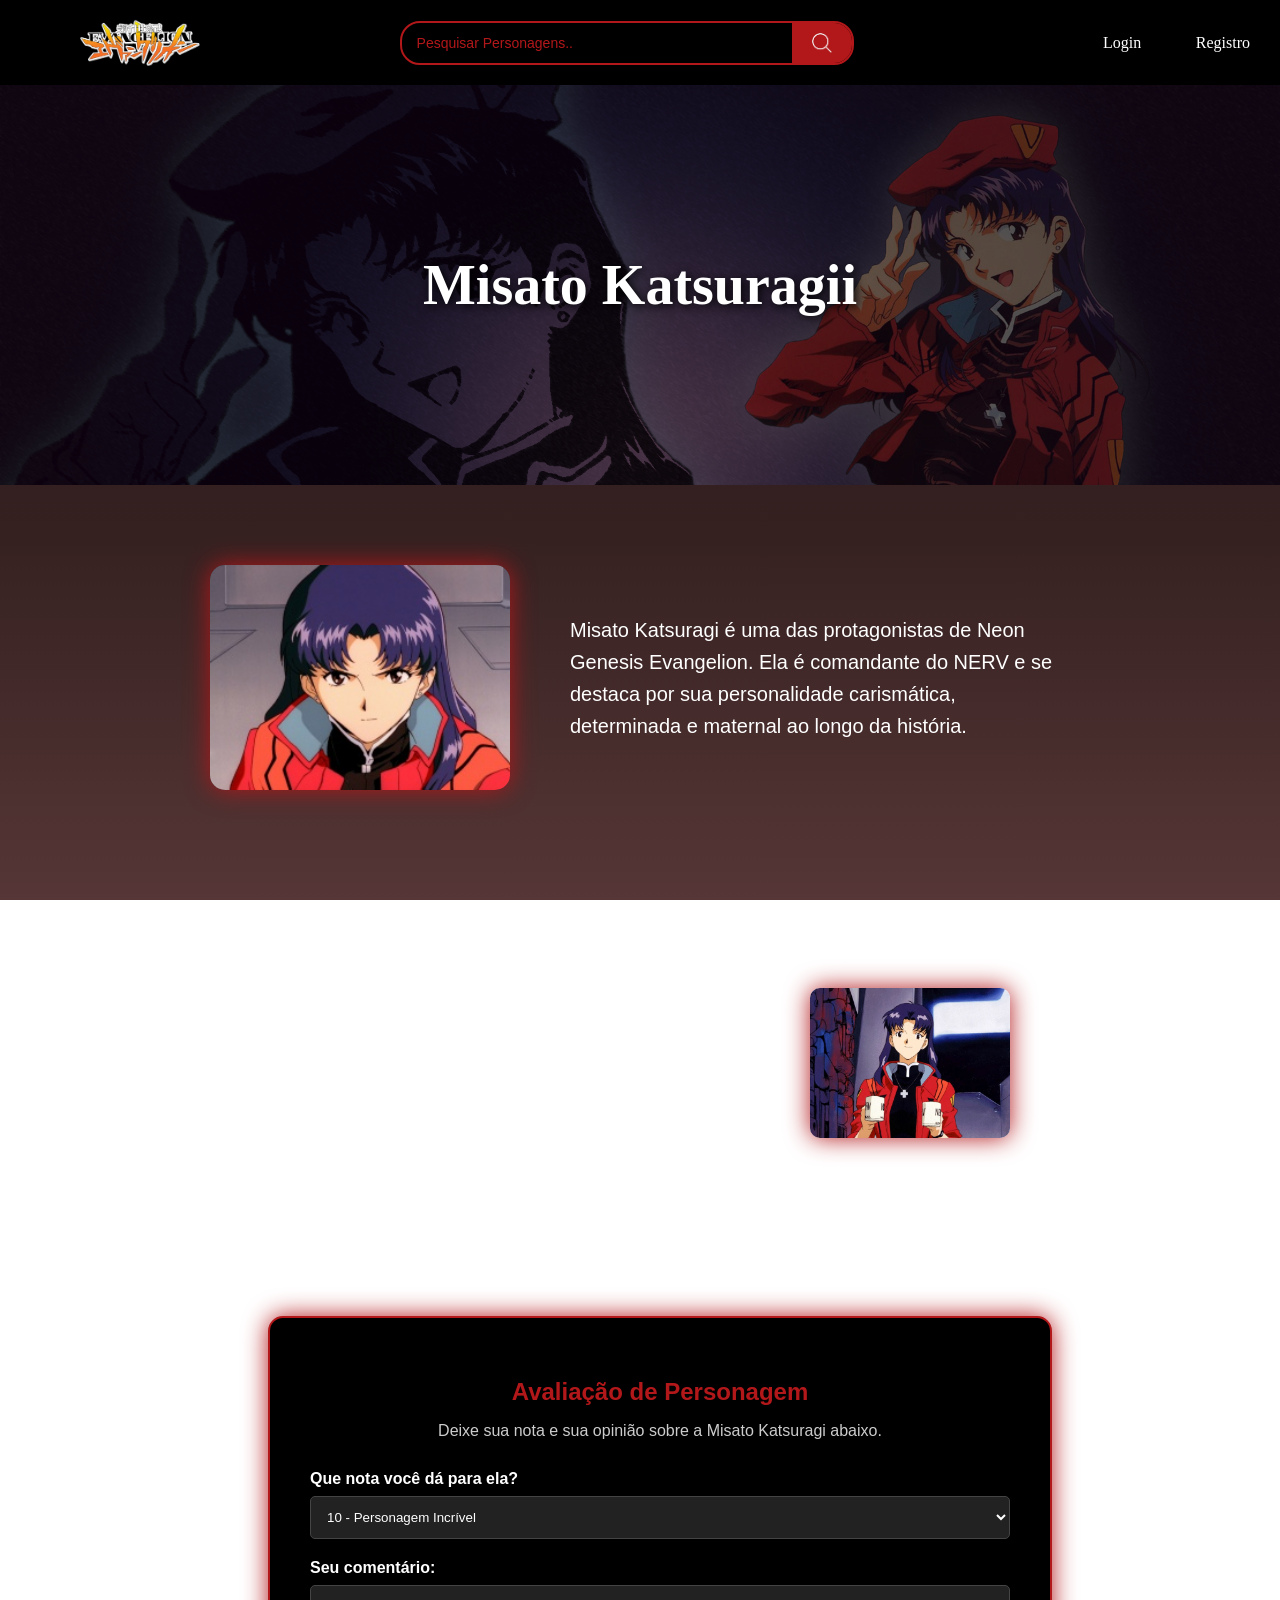
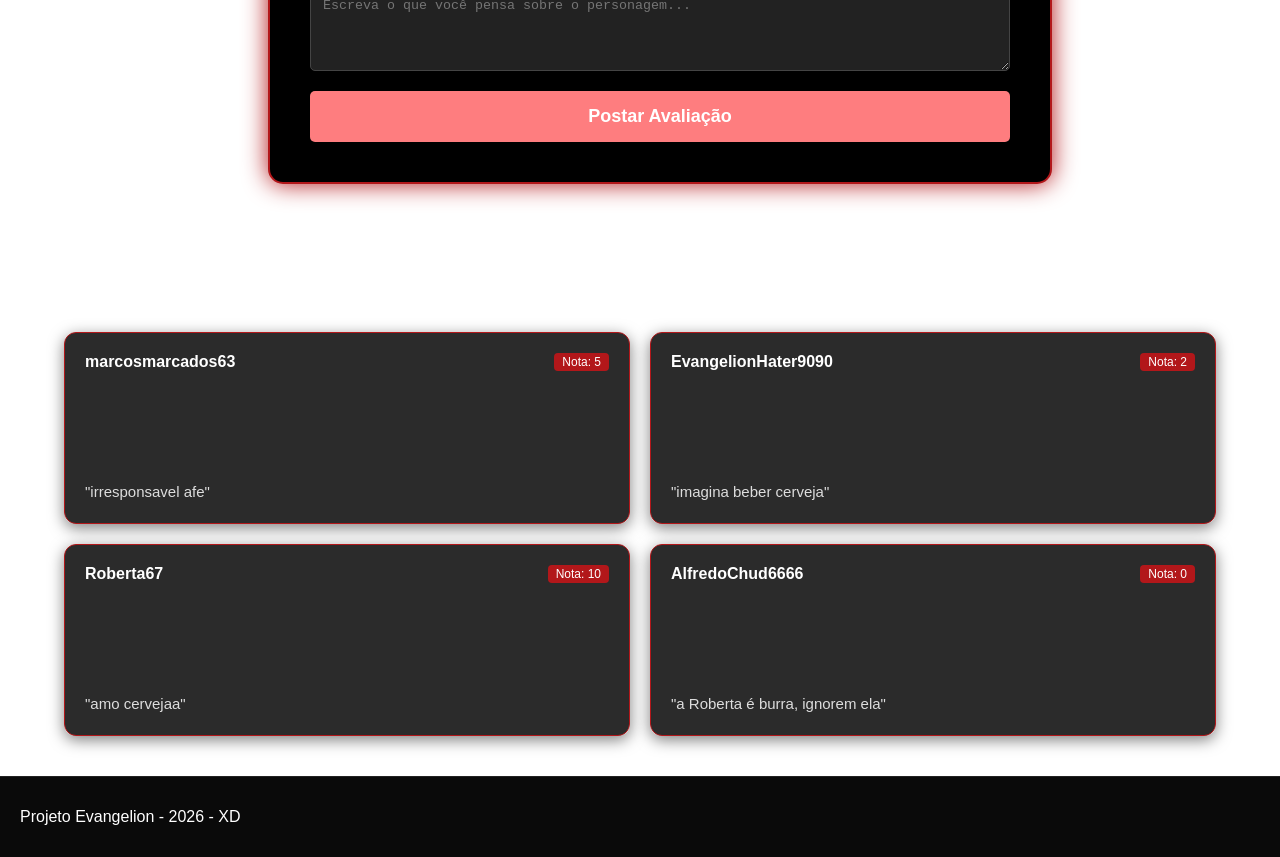
<file: pages/MisatoPage.html>
<!DOCTYPE html>
<html lang="pt-br">
<head>
  <meta charset="UTF-8">
  <title>Misato Katsuragi</title>

    <link rel="stylesheet" href="../css/pages/MisatoPage.css">
</head>

<body>

<header class="header">
    <a href="index.html" class="logo">
      <img src="../assets/img/logoEvangelion.webp" alt="Home">
    </a>
    <div class="search-box">
        <div class="input-wrapper">
            <input type="text" placeholder="Pesquisar Personagens..">
            <img src="../assets/img/lupa.png" alt="Buscar">
        </div>
    </div>
    <nav>
      <a href="../pages/login.html">Login</a>
      <a href="../pages/registro.html">Registro</a>
    </nav>
</header>

<section class="banner misato-banner">
  <h2>Misato Katsuragii</h2>
</section>

<section class="conteudo">
  <img src="../assets/img/misato1.jpg" alt="Misato Katsuragi">

<p>
    Misato Katsuragi é uma das protagonistas de Neon Genesis Evangelion. Ela é comandante do NERV e se destaca por sua personalidade carismática, determinada e maternal ao longo da história.
</p>
</section>
<section class="descricaoMisato">
    <p>
        No início da série, Misato leva Shinji Ikari para a NERV e consegue convencê-lo a pilotar a Unidade Evangelion-01. Ela então decide que Shinji vai morar com ela em vez de viver sozinho e, mais tarde, acolhe Asuka Langley Soryu. Conforme a série avança, através de seu antigo amor, Ryoji Kaji, Misato descobre a verdade por trás do Projeto de Instrumentalidade Humana e a extensão do engano que a NERV e a SEELE usaram para manter o projeto em segredo, até mesmo dela.
    </p>
    <img src="../assets/img/misato2.jpg">
</section>
<section class="secao-comentarios">
    <div class="container-form">
        <h2 class="fonteEvangelion">Avaliação de Personagem</h2>
        <p>Deixe sua nota e sua opinião sobre a Misato Katsuragi abaixo.</p>
        
        <form action="#">
            <div class="campo">
                <label for="nota">Que nota você dá para ela?</label>
                <select id="nota" name="nota">
                    <option value="10">10 - Personagem Incrível</option>
                    <option value="8">8 - Muito bom</option>
                    <option value="5">5 - Mediano / Ok</option>
                    <option value="2">2 - Não gosto muito</option>
                    <option value="0">0 - Fanta Laranja!</option>
                </select>
            </div>

            <div class="campo">
                <label for="comentario">Seu comentário:</label>
                <textarea id="comentario" rows="4" placeholder="Escreva o que você pensa sobre o personagem..."></textarea>
            </div>

            <button type="submit" class="btn-enviar">Postar Avaliação</button>
        </form>
    </div>
</section>

<section class="opinioes-usuarios">
    <h2 class="fonteEvangelion">Últimas Avaliações</h2>
    
    <div class="lista-comentarios">
        <div class="card-comentario">
            <div class="comentario-topo">
                <strong>marcosmarcados63</strong>
                <span class="nota-tag">Nota: 5</span>
            </div>
            <p>"irresponsavel afe"</p>
        </div>

        <div class="card-comentario">
            <div class="comentario-topo">
                <strong>EvangelionHater9090</strong>
                <span class="nota-tag">Nota: 2</span>
            </div>
            <p>"imagina beber cerveja"</p>
        </div>

        <div class="card-comentario">
            <div class="comentario-topo">
                <strong>Roberta67</strong>
                <span class="nota-tag">Nota: 10</span>
            </div>
            <p>"amo cervejaa"</p>
        </div>

        <div class="card-comentario">
            <div class="comentario-topo">
                <strong>AlfredoChud6666</strong>
                <span class="nota-tag">Nota: 0</span>
            </div>
            <p>"a Roberta é burra, ignorem ela"</p>
        </div>
    </div>
</section>

<footer class="footer">
  <p>Projeto Evangelion - 2026 - XD</p>
</footer>

</body>
</html>
</file>
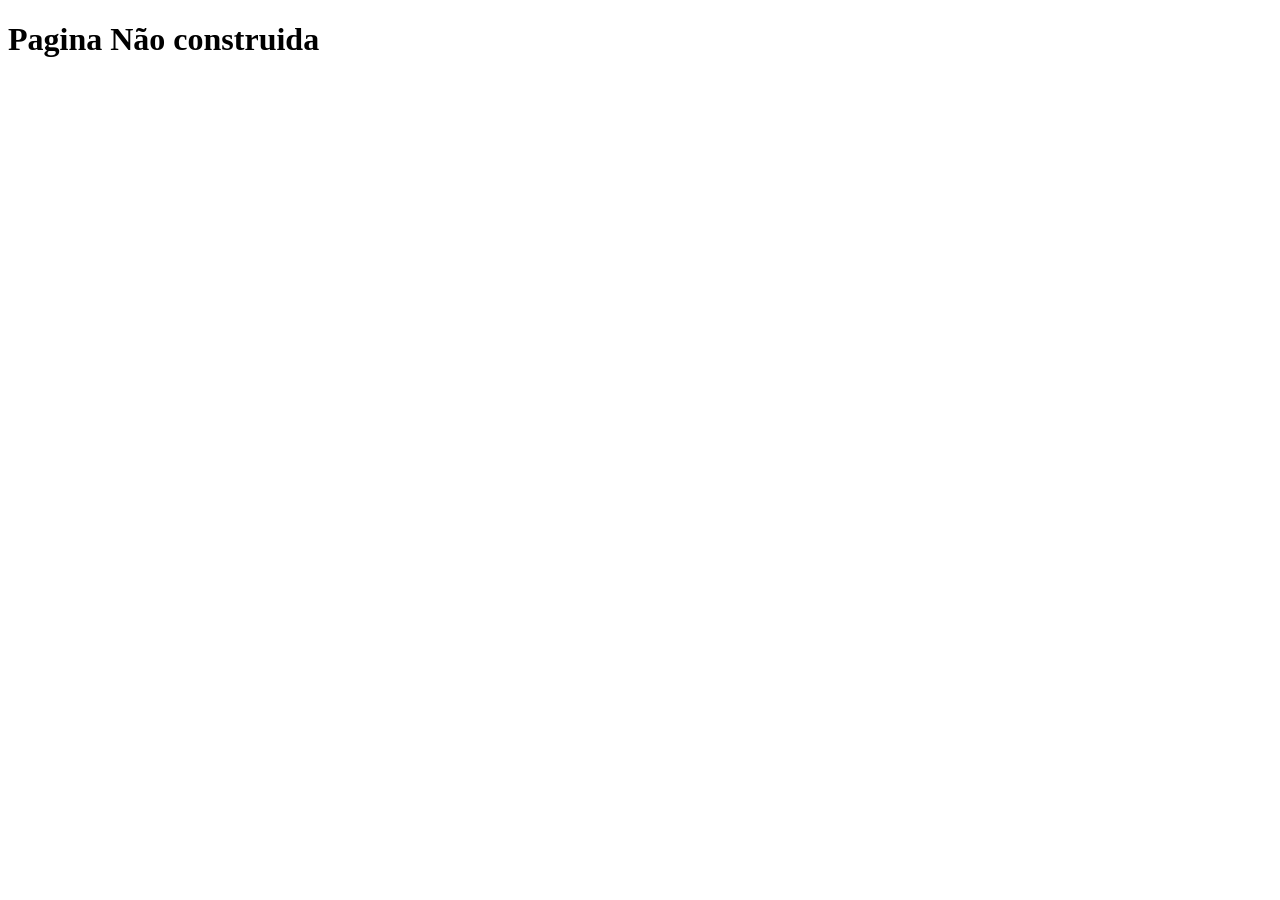
<file: pages/Pagina2.html>
<!DOCTYPE html>
<html lang="en">
<head>
    <meta charset="UTF-8">
    <meta name="viewport" content="width=device-width, initial-scale=1.0">
    <title>Document</title>
</head>
<body>
    <h1>Pagina Não construida</h1>
</body>
</html>
</file>
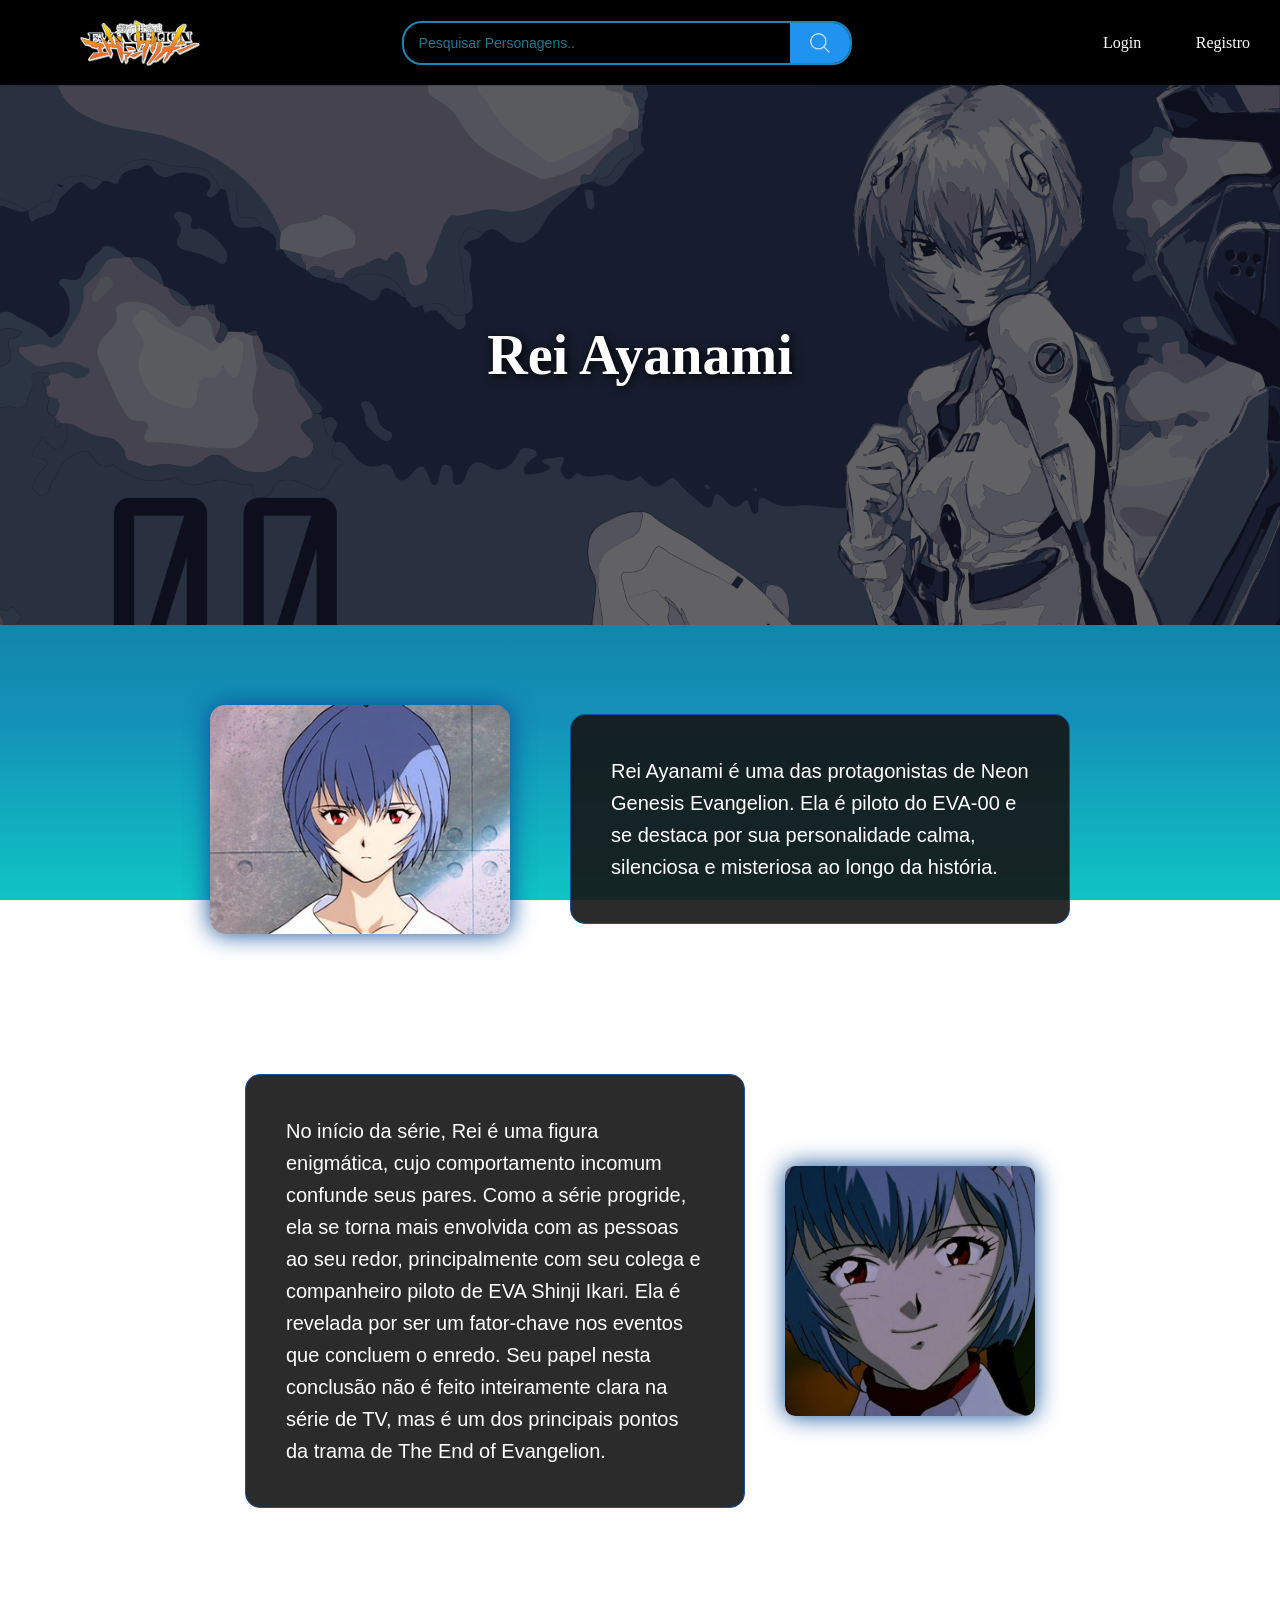
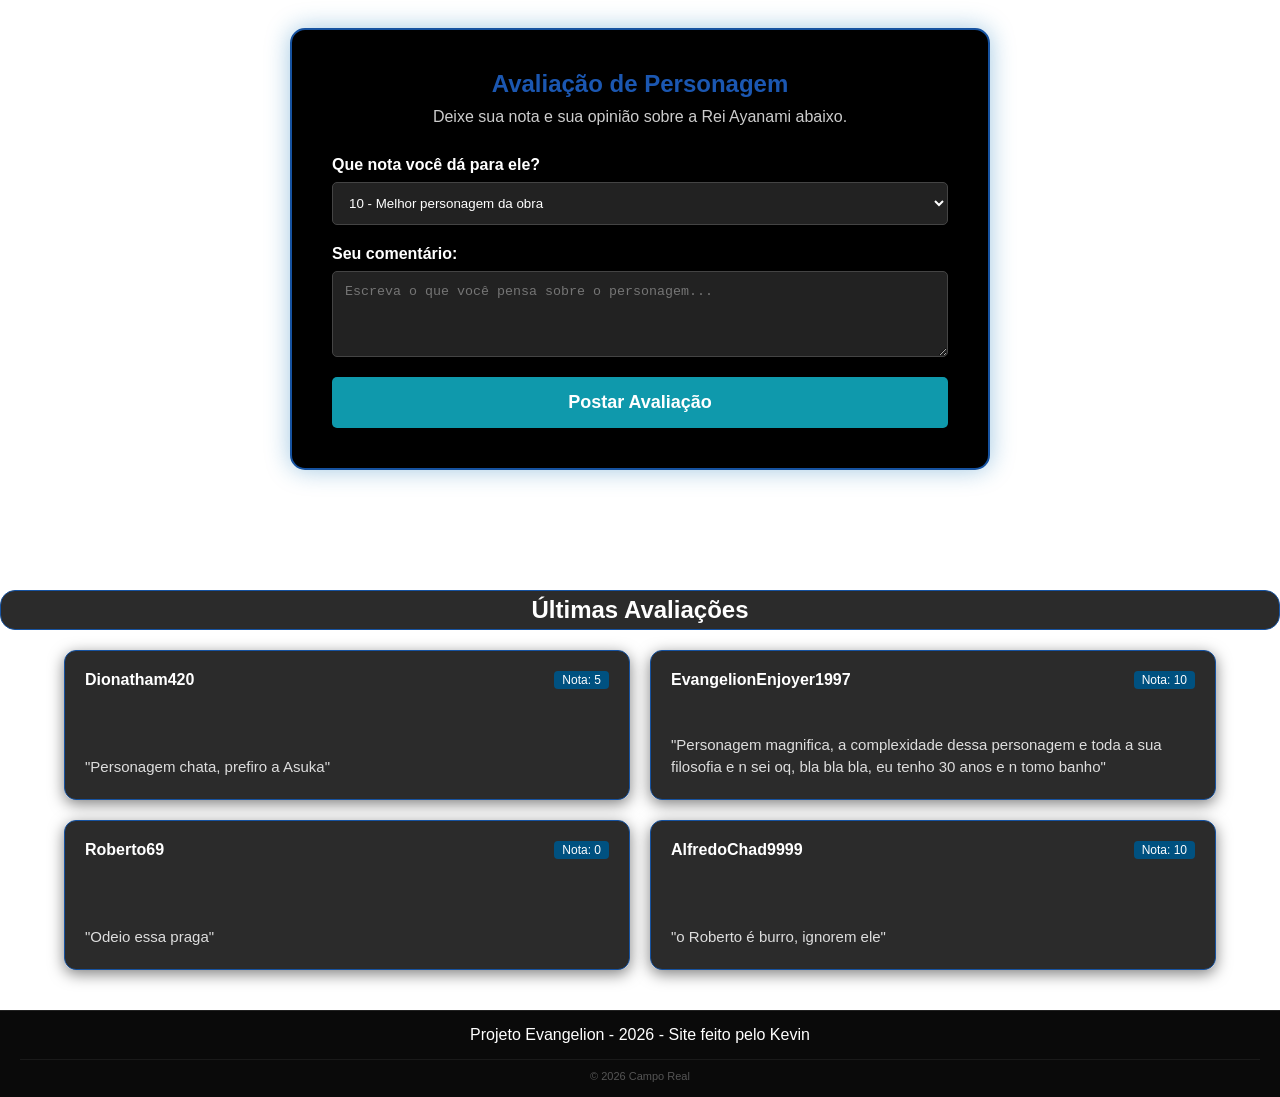
<file: pages/ReiPage.html>
<!DOCTYPE html>
<html lang="pt-br">
<head>
  <meta charset="UTF-8">
  <title>Rei Ayanami - Kevin</title>

    <link rel="stylesheet" href="../css/pages/ReiPage.css">
</head>

<body>

<header class="header">
    <a href="../pages/index.html" class="logo">
      <img src="../assets/img/logoEvangelion.webp" alt="Home">
    </a>
    <div class="search-box">
        <div class="input-wrapper">
            <input type="text" placeholder="Pesquisar Personagens..">
            <img src="../assets/img/lupa.png" alt="Buscar">
        </div>
    </div>
  <nav>
    <a href="../pages/login.html">Login</a>
    <a href="../pages/registro.html">Registro</a>
  </nav>
</header>


<section class="banner rei-banner">
  <h2>Rei Ayanami</h2>
</section>

<section class="conteudo">
  <img src="../assets/img/rei_doomer.png" alt="Rei Ayanami">

<p>
    Rei Ayanami é uma das protagonistas de Neon Genesis Evangelion. Ela é piloto do EVA-00 e se destaca por sua personalidade calma, silenciosa e misteriosa ao longo da história.
</p>
</section>
<section class="descricaoRei">
    <p>
        No início da série, Rei é uma figura enigmática, cujo comportamento incomum confunde seus pares. Como a série progride, ela se torna mais envolvida com as pessoas ao seu redor, principalmente com seu colega e companheiro piloto de EVA Shinji Ikari. Ela é revelada por ser um fator-chave nos eventos que concluem o enredo. Seu papel nesta conclusão não é feito inteiramente clara na série de TV, mas é um dos principais pontos da trama de The End of Evangelion.
    </p>
    <img src="../assets/img/rei_smiling.png">
</section>
<section class="secao-comentarios">
    <div class="container-form">
        <h2 class="fonteEvangelion">Avaliação de Personagem</h2>
        <p>Deixe sua nota e sua opinião sobre a Rei Ayanami abaixo.</p>
        
        <form action="#">
            <div class="campo">
                <label for="nota">Que nota você dá para ele?</label>
                <select id="nota" name="nota">
                    <option value="10">10 - Melhor personagem da obra</option>
                    <option value="8">8 - Muito bom</option>
                    <option value="5">5 - Mediano</option>
                    <option value="2">2 - personagem buxa</option>
                    <option value="0">0 - Fanta Laranja</option>
                </select>
            </div>

            <div class="campo">
                <label for="comentario">Seu comentário:</label>
                <textarea id="comentario" rows="4" placeholder="Escreva o que você pensa sobre o personagem..."></textarea>
            </div>

            <button type="submit" class="btn-enviar">Postar Avaliação</button>
        </form>
    </div>
</section>

<section class="opinioes-usuarios">
    <h2 class="fonteEvangelion UltimasAvaliacoes">Últimas Avaliações</h2>
    
    <div class="lista-comentarios">
        <div class="card-comentario">
            <div class="comentario-topo">
                <strong>Dionatham420</strong>
                <span class="nota-tag">Nota: 5</span>
            </div>
            <p>"Personagem chata, prefiro a Asuka"</p>
        </div>

        <div class="card-comentario">
            <div class="comentario-topo">
                <strong>EvangelionEnjoyer1997</strong>
                <span class="nota-tag">Nota: 10</span>
            </div>
            <p>"Personagem magnifica, a complexidade dessa personagem e toda a sua filosofia e n sei oq, bla bla bla, eu tenho 30 anos e n tomo banho"</p>
        </div>

        <div class="card-comentario">
            <div class="comentario-topo">
                <strong>Roberto69</strong>
                <span class="nota-tag">Nota: 0</span>
            </div>
            <p>"Odeio essa praga"</p>
        </div>

        <div class="card-comentario">
            <div class="comentario-topo">
                <strong>AlfredoChad9999</strong>
                <span class="nota-tag">Nota: 10</span>
            </div>
            <p>"o Roberto é burro, ignorem ele"</p>
        </div>
    </div>
</section>

<footer class="footer">
    <div class="footer-container">
      <p>Projeto Evangelion - 2026 - Site feito pelo Kevin</p>
    </div>
    <p class="footer-copy">© 2026 Campo Real</p>
</footer>
</body>
</html>
</file>
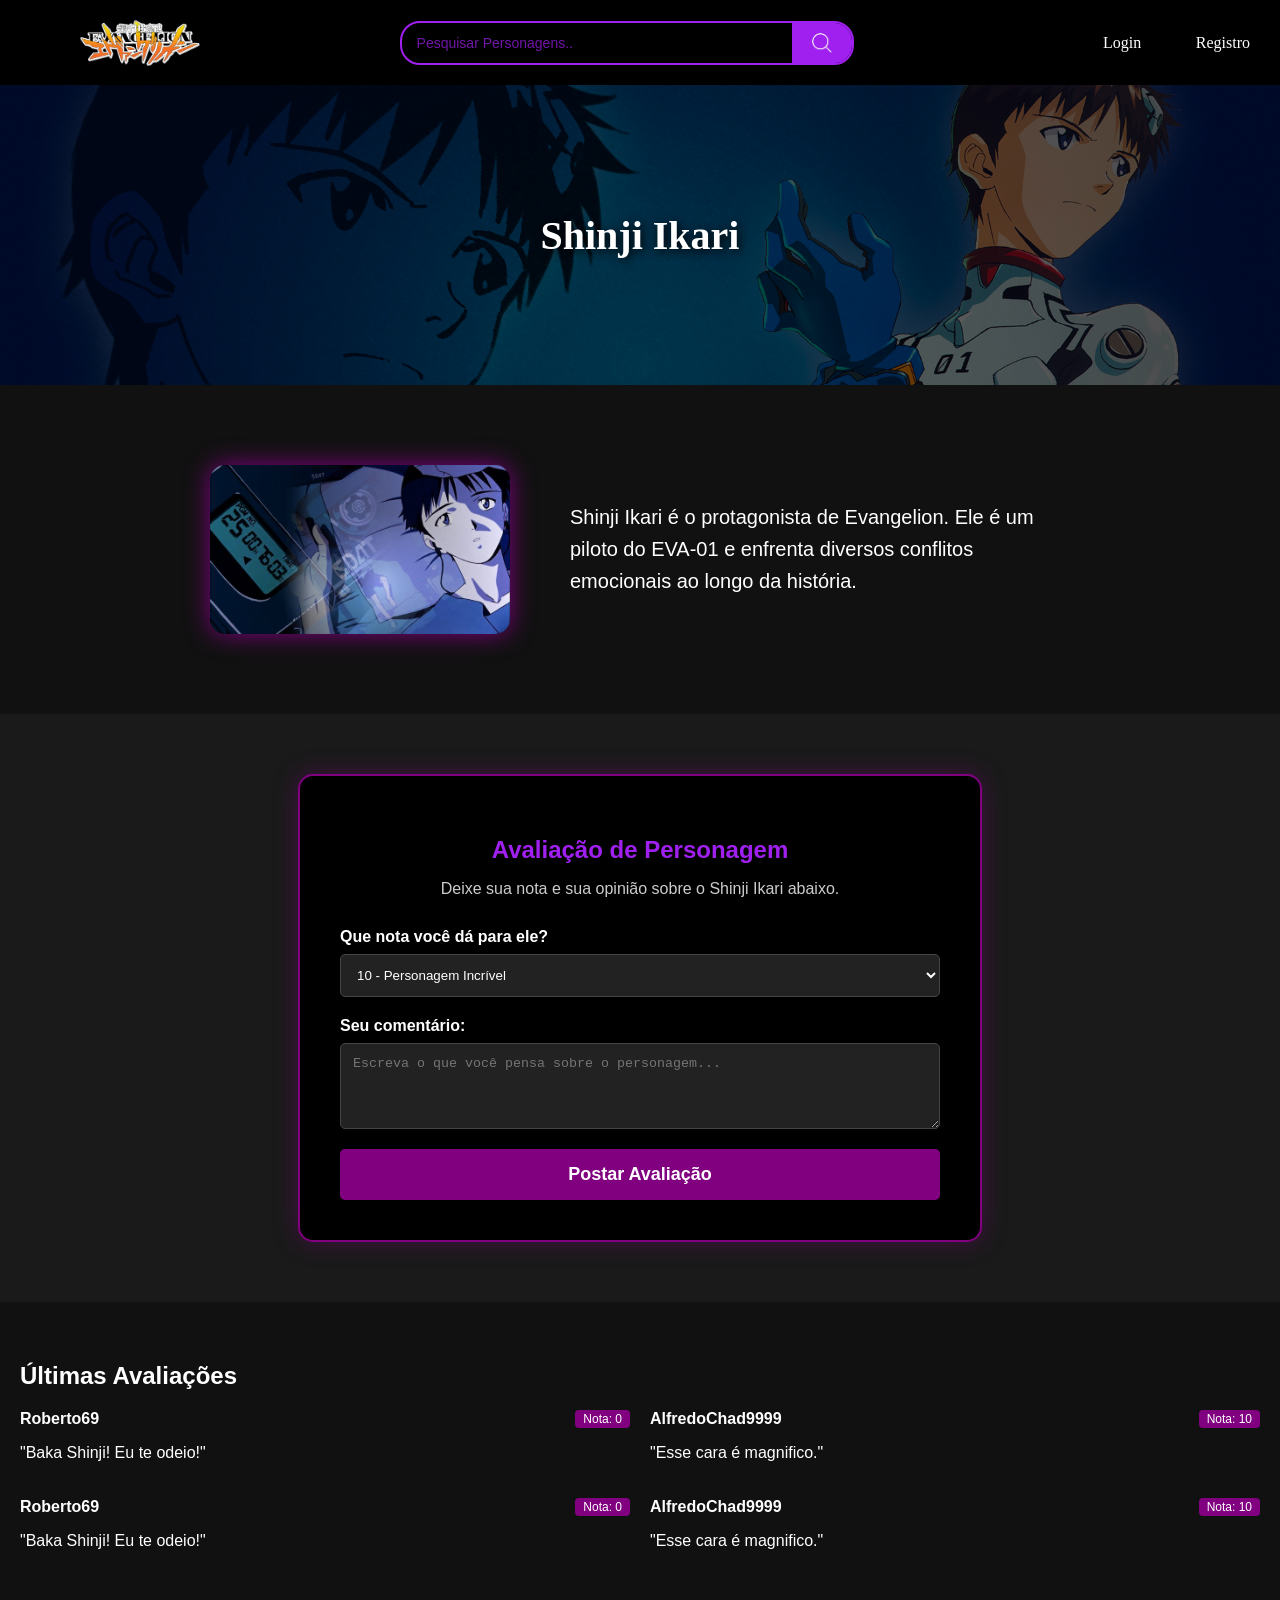
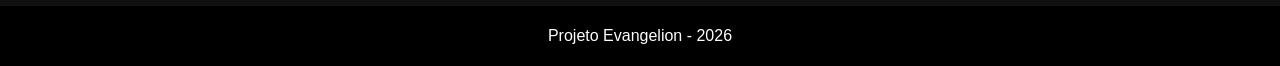
<file: pages/ShinjiPage.html>
<!DOCTYPE html>
<html lang="pt-br">
<head>
  <meta charset="UTF-8">
  <title>Shinji Ikari</title>

    <link rel="stylesheet" href="../css/pages/ShinjiPage.css">
</head>

<body>

<header class="header">
    <a href="index.html" class="logo">
      <img src="../assets/img/logoEvangelion.webp" alt="Home">
    </a>
    <div class="search-box">
        <div class="input-wrapper">
            <input type="text" placeholder="Pesquisar Personagens..">
            <img src="../assets/img/lupa.png" alt="Buscar">
        </div>
    </div>

  <nav>
    <a href="../pages/login.html">Login</a>
    <a href="../pages/registro.html">Registro</a>

  </nav>
</header>

<section class="banner shinji-banner">
  <h2>Shinji Ikari</h2>
</section>

<section class="conteudo">
  <img src="../assets/img/Shinji_doomer.jpg" alt="Shinji">

  <p>
    Shinji Ikari é o protagonista de Evangelion. Ele é um piloto do EVA-01 e enfrenta diversos conflitos emocionais ao longo da história.
  </p>
</section>

<section class="secao-comentarios">
    <div class="container-form">
        <h2 class="fonteEvangelion">Avaliação de Personagem</h2>
        <p>Deixe sua nota e sua opinião sobre o Shinji Ikari abaixo.</p>
        
        <form action="#">   
            <div class="campo">
                <label for="nota">Que nota você dá para ele?</label>
                <select id="nota" name="nota">
                    <option value="10">10 - Personagem Incrível</option>
                    <option value="8">8 - Muito bom</option>
                    <option value="5">5 - Mediano / Ok</option>
                    <option value="2">2 - Não gosto muito</option>
                    <option value="0">0 - Entre no robô, Shinji!</option>
                </select>
            </div>

            <div class="campo">
                <label for="comentario">Seu comentário:</label>
                <textarea id="comentario" rows="4" placeholder="Escreva o que você pensa sobre o personagem..."></textarea>
            </div>

            <button type="submit" class="btn-enviar">Postar Avaliação</button>
        </form>
    </div>
</section>

<section class="opinioes-usuarios">
    <h2 class="fonteEvangelion">Últimas Avaliações</h2>
    
    <div class="lista-comentarios">
        <div class="card-comentario">
            <div class="comentario-topo">
                <strong>Roberto69</strong>
                <span class="nota-tag">Nota: 0</span>
            </div>
            <p>"Baka Shinji! Eu te odeio!"</p>
        </div>

        <div class="card-comentario">
            <div class="comentario-topo">
                <strong>AlfredoChad9999</strong>
                <span class="nota-tag">Nota: 10</span>
            </div>
            <p>"Esse cara é magnifico."</p>
        </div>

        <div class="card-comentario">
            <div class="comentario-topo">
                <strong>Roberto69</strong>
                <span class="nota-tag">Nota: 0</span>
            </div>
            <p>"Baka Shinji! Eu te odeio!"</p>
        </div>

        <div class="card-comentario">
            <div class="comentario-topo">
                <strong>AlfredoChad9999</strong>
                <span class="nota-tag">Nota: 10</span>
            </div>
            <p>"Esse cara é magnifico."</p>
        </div>
    </div>
</section>

<footer class="footer">
  <p>Projeto Evangelion - 2026</p>
</footer>

</body>
</html>
</file>
<file: css/pages/MisatoPage.css>
body {
    margin: 0;
    padding: 0;
    font-family: Arial;
    width: 100%;
    min-width: 320px;
    overflow-x: hidden;
    color: white;
    background: linear-gradient(
        to bottom,
        #211414 0%,  
        #362121 60%,  
        #563636 100%   
    );
    min-height: 100vh;
    background-attachment: fixed;
}

.header {
  display: flex;
  align-items: center;
  justify-content: space-between;
  background: black;
  padding: 15px 30px;
  position: sticky;
  top: 0;
  z-index: 1000;
}

.header img {
  width: 120px;
  height: auto;
  cursor: pointer;
  transition: 0.3s;
}

.header a {
  color: white;
  margin-left: 50px;
  text-decoration: none;
  font-family: 'evangelion';
}

.header a:hover {
  color: rgba(178, 23, 26);
}

.search-box {
  position: relative;
  display: flex;
  align-items: center;
  width: 100%;
  max-width: 450px;
  margin: 0 20px;
  overflow: hidden; 
  border-radius: 20px;
  border: 2px solid rgba(178, 23, 26);
  background-color: #000;
  transition: all 0.3s ease;
}

.search-box input {
  width: 100%;
  padding: 12px 60px 12px 15px;
  background-color: transparent;
  border: none;
  color: rgba(178, 23, 26);
  font-size: 14px;
  outline: none;
}

.search-box input::placeholder {
  color: rgba(178, 23, 26);
}

.search-box img {
  position: absolute;
  right: 10px;
  top: 0;
  height: 100%;
  width: 40px;
  padding: 0px;
  object-fit: contain;
  transform: scale(1.5) translateX(-0px);
  cursor: pointer;
  background-color: rgba(178, 23, 26); 
  transition: all 0.3s ease;
}

.search-box:focus-within {
  box-shadow: 0 0 15px rgba(178, 23, 26, 0.8);
  border-color: rgba(178, 23, 26);
}

@keyframes aparecer {
  from { opacity: 0; }
  to { opacity: 1; }
}

.misato-banner {
    position: relative;
    min-height: 250px;
    height: 40vh;
    background: url('../../assets/img/misato_thumb.png') center top / cover no-repeat;
    display: flex;
    align-items: center;
    justify-content: center;
    overflow: hidden;
    animation: aparecer 2s;
    margin: 0;
    padding: 20px;
}

.misato-banner::after {
    content: "";
    position: absolute;
    inset: 0;
    background: rgba(0, 0, 0, 0.6);
    z-index: 1;
}

.misato-banner h2 {
    position: relative;
    color: white;
    font-size: clamp(28px, 6vw, 56px); 
    z-index: 2;
    font-family: 'evangelion';
    text-shadow: 2px 2px 10px black;
    text-align: center;
    margin: 0;
    width: 100%;
    max-width: 900px;
}

section, .conteudo, .descricaoRei, .header, .opinioes-usuarios, .secao-comentarios, .footer {
    max-width: 100%;
}

.conteudo {
  display: flex;
  align-items: center;
  justify-content: center;
  gap: 60px;
  padding: 80px 20px;
  color: white;
}

.conteudo img {
  width: 300px;
  border-radius: 15px;
  box-shadow: 0 0 25px rgba(178, 23, 26);
  transition: 0.3s;
}

.conteudo img:hover {
  transform: scale(1.1);
}

.conteudo p {
  max-width: 500px;
  font-size: 20px;
  line-height: 1.6;
}

.descricaoMisato {
    display: flex;
    align-items: center;
    justify-content: center;
    flex-wrap: wrap; 
    gap: 40px;
    padding: 60px 20px;
    color: white;
}

.descricaoMisato img:hover {
  transform: scale(1.1);
}

.descricaoMisato p {
    max-width: 500px;
    font-size: 18px;
    line-height: 1.6;
    text-align: left;
}

.descricaoMisato img {
    width: 100%;
    max-width: 200px;
    border-radius: 10px;
    box-shadow: 0 0 25px rgba(178, 23, 26);
    transition: 0.3s;
}

.secao-comentarios {
    background: transparent; 
    padding: 60px 20px;
    display: flex;
    width: 100%;
    justify-content: center;
}

.container {
    width: 100%;
    max-width: 1600px;
    margin: 0 auto;
    padding: 0 20px;
}

.container-form {
    background: #000;
    padding: 40px;
    border-radius: 15px;
    border: 2px solid rgba(178, 23, 26);
    width: 100%;
    max-width: 700px;
    box-shadow: 0 0 25px rgba(178, 23, 26);
}

.container-form h2 {
    color: rgba(178, 23, 26);
    text-align: center;
    margin-bottom: 10px;
    animation: corTitulo 3s infinite alternate;
}

@keyframes corTitulo {
    from { color: rgba(178, 23, 26); text-shadow: 0 0 5px #f02020; }
    to { color: #fff; text-shadow: 0 0 15px #f02020; }
}

.container-form p {
    color: #ccc;
    text-align: center;
    margin-bottom: 30px;
}

.campo {
    margin-bottom: 20px;
    display: flex;
    flex-direction: column;
}

.campo label {
    color: white;
    margin-bottom: 8px;
    font-weight: bold;
}

.campo input, .campo select, .campo textarea {
    padding: 12px;
    border-radius: 5px;
    border: 1px solid #444;
    background: #222;
    color: white;
    outline: none;
    transition: 0.3s;
}

.campo input:focus, .campo select:focus, .campo textarea:focus {
    border-color: rgb(255, 0, 4);
    box-shadow: 0 0 8px rgba(178, 23, 26);
}

.btn-enviar {
    width: 100%;
    padding: 15px;
    background: rgb(254, 125, 127);
    color: white;
    border: none;
    border-radius: 5px;
    font-size: 18px;
    font-weight: bold;
    cursor: pointer;
    transition: 0.3s;
}

.btn-enviar:hover {
    background: rgba(178, 23, 26);
    transform: scale(1.02);
}

.UltimasAvaliacoes {
    text-align: center;
    margin: 40px 0;
    width: 100%;
}

.UltimasAvaliacoes h2 {
    font-family: 'evangelion', Arial;
    font-size: 32px;
    color: white;
    text-shadow: 0 0 10px rgb(254, 125, 127);
}

.opinioes-usuarios {
    width: 100%;
    padding: 20px 0 40px 0;
    background: transparent; 
}

.lista-comentarios {
    display: grid;
    grid-template-columns: repeat(2, 1fr); 
    gap: 20px;
    width: 90%;
    max-width: 1200px;
    margin: 0 auto;
}

.card-comentario {
    background: rgba(20, 20, 20, 0.9);
    border: 1px solid rgba(178, 23, 26);
    padding: 20px;
    border-radius: 12px;
    display: flex;
    flex-direction: column;
    justify-content: space-between;
    transition: all 0.3s ease;
    box-shadow: 0 4px 15px rgba(0, 0, 0, 0.5);
    word-wrap: break-word;
    min-height: 150px;
}

.card-comentario:hover {
    border-color: rgb(254, 125, 127);
    box-shadow: 0 0 20px rgba(254, 125, 127, 0.2);
    transform: translateY(-5px);
}

.comentario-topo {
    display: flex;
    justify-content: space-between;
    align-items: center;
    margin-bottom: 15px;
}

.card-comentario p {
    margin: 0;
    font-size: 15px;
    line-height: 1.5;
    color: #ddd;
}

.nota-tag {
    background: rgba(178, 23, 26);
    padding: 2px 8px;
    border-radius: 4px;
    font-size: 12px;
}

.footer {
    background: #0a0a0a;
    color: white;
    padding: 15px 20px; 
    width: 100%;
    border-top: 1px solid #222;
}

.footer-container {
    display: flex;
    justify-content: center;
    align-items: flex-start;
    max-width: 1000px;
    margin: 0 auto;
    flex-wrap: wrap;
    gap: 40px;
}

.footer-col {
    flex: 0 1 auto;
    min-width: 120px;
}

.footer-col h3 {
    color: rgba(178, 23, 26);
    margin-bottom: 8px;
    font-size: 14px;
    text-transform: uppercase;
}

.footer-col p,
.footer-col a {
    font-size: 12px;
    margin-bottom: 4px;
    color: #bbb;
    text-decoration: none;
    display: block;
}

.footer-copy {
    margin-top: 15px;
    padding-top: 10px;
    border-top: 1px solid #1a1a1a;
    font-size: 11px;
    text-align: center;
    color: #555;
}

@media (max-width: 900px) {
    .lista-comentarios {
        grid-template-columns: 1fr;
        width: 95%;
    }
}

@media (max-width: 768px) {
    .descricaoMisato, .conteudo {
        flex-direction: column;
        text-align: center;
        gap: 20px;
    }
    .descricaoMisato p, .conteudo p {
        max-width: 100%;
        font-size: 16px;
    }
    .descricaoMisato img, .conteudo img {
        max-width: 150px;
    }
    .misato-banner h2 {
        font-size: 24px;
    }
    .footer-container {
        gap: 20px;
        flex-direction: row;
        justify-content: space-around;
    }
    .footer-col {
        text-align: center;
        flex: 1 1 40%;
    }
}
</file>
<file: css/pages/ReiPage.css>
* {
    margin: 0;
    padding: 0;
    box-sizing: border-box;
}

body {
margin: 0;
  font-family: Arial;
  max-width: 100vw;
  min-width: 320px;
  overflow-x: hidden;
  color: white;

  background: linear-gradient(
    to bottom,
    #07334e 0%,
    #0e7192 50%,
    #1491b8 80%, 
    #0fc4c4 100%    
  );
  min-height: 100vh;
  background-attachment: fixed; 

  /*Tentei colocar gif como fundo, mas n deu certo*/
    /* background-image: url(/Projeto_FrontEnd/assets/img/rei_gif.gif);
    background-repeat: no-repeat;
    background-position: center center;
    background-size: cover;
    background-attachment: fixed; 
    background-color: #021e2e; 
    min-height: 100vh; */
}

.header {
    display: flex;
    align-items: center;
    justify-content: space-between;
    background: black;
    padding: 15px 30px;
    position: sticky;
    top: 0;
    z-index: 1000;
    left: 0;
}

html, body {
    width: 100%;
    overflow-x: hidden;
}
.header img {
  width: 120px;
  height: auto;
  cursor: pointer;
  transition: 0.3s;
}

.header a {
  color: white;
  margin-left: 50px;
  text-decoration: none;
  font-family: 'evangelion';
}

.header a:hover {
  color: rgb(18, 113, 168);
}

.search-box {
  position: relative;
  display: flex;
  align-items: center;
  width: 100%;
  max-width: 450px;
  margin: 0 20px;
  overflow: hidden; 
  border-radius: 20px;
  border: 2px solid hsl(199, 71%, 41%);
  background-color: #000;
  transition: all 0.3s ease;
}

.search-box input {
  width: 100%;
  padding: 12px 60px 12px 15px;
  background-color: transparent;
  border: none;
  color: #216eb6;
  font-size: 14px;
  outline: none;
}

.search-box input::placeholder {
  color: rgba(46, 170, 207, 0.7);
}

.search-box img {
  position: absolute;
  right: 10px;
  top: 0;
  height: 100%;
  width: 40px;
  padding: 0px;
  object-fit: contain;
  transform: scale(1.5) translateX(-0px);
  cursor: pointer;
  background-color: #2092f0; 
  transition: all 0.3s ease;
}

.search-box:focus-within {
  box-shadow: 0 0 15px rgba(17, 124, 173, 0.8);
  border-color: #2092f0;
}

@keyframes aparecer {
  from { opacity: 0; }
  to { opacity: 1; }
}

.rei-banner {
    position: relative;
    width: 100%;
    min-height: 300px;
    height: 60vh; 
    background: url('../../assets/img/rei_thumb.png') center top / cover no-repeat;
    display: flex;
    align-items: center;
    justify-content: center;
    overflow: hidden;
    animation: aparecer 2s;
    margin: 0;
    padding: 20px;

}

.rei-banner::after {
    content: "";
    position: absolute;
    inset: 0;
    background: rgba(0, 0, 0, 0.6);
    z-index: 1;
}

.rei-banner h2 {
    position: relative;
    color: white;
    font-size: clamp(28px, 6vw, 56px); 
    z-index: 2;
    font-family: 'evangelion';
    text-shadow: 2px 2px 10px black;
    text-align: center;
    margin: 0;
    width: 100%;
    max-width: 900px;
}

.header, .rei-banner {
    width: 100% !important;
    left: 0;
    right: 0;
}
section, .conteudo, .descricaoRei, .header, .opinioes-usuarios, .secao-comentarios, .footer {
    max-width: 100%;
}

.conteudo {
  display: flex;
  align-items: center;
  justify-content: center;
  gap: 60px;
  padding: 80px 20px;
  color: white;
}

.conteudo img {
  width: 300px;
  border-radius: 15px;
  box-shadow: 0 0 25px rgb(11, 77, 153);
  transition: 0.3s;
}

.conteudo img:hover {
  transform: scale(1.1);
}

.conteudo p {
    background: rgba(20, 20, 20, 0.9);
    padding: 40px;
    transition: all 0.3s ease;
    border-radius: 15px;
    border: 1px solid #1652a0;
    max-width: 500px;
    font-size: 20px;
    line-height: 1.6;
    word-wrap: break-word;

}

.descricaoRei {
    display: flex;
    align-items: center;
    justify-content: center;
    flex-wrap: wrap; 
    gap: 40px;
    padding: 60px 20px;
    color: white;
}

.descricaoRei img:hover {
  transform: scale(1.1);
}

.descricaoRei p {
    background: rgba(20, 20, 20, 0.9);
    padding: 40px;
    transition: all 0.3s ease;
    border-radius: 15px;
    border: 1px solid #1652a0;
    max-width: 500px;
    font-size: 20px;
    line-height: 1.6;
    word-wrap: break-word;
}

.descricaoRei img {
    width: 100%;
    max-width: 250px;
    height: auto;
    border-radius: 10px;
    box-shadow: 0 0 25px rgb(11, 77, 153);
    transition: 0.3s;
}


.secao-comentarios {
    background: transparent; 
    padding: 60px 20px;
    display: flex;
    width: 100%;
    justify-content: center;
}

.container {
    width: 100%;
    max-width: 1600px;
    margin: 0 auto;
    padding: 0 20px;
}

.container-form {
    background: #000;
    padding: 40px;
    border-radius: 15px;
    border: 2px solid rgb(22, 82, 160);
    width: 100%;
    max-width: 700px;
    box-shadow: 0 0 25px rgba(19, 117, 182, 0.4);
}

.container-form h2 {
    color: #1b57b1;
    text-align: center;
    margin-bottom: 10px;
    animation: corTitulo 3s infinite alternate;
}

@keyframes corTitulo {
    from { color: #1a7591; text-shadow: 0 0 5px #a020f0; }
    to { color: #fff; text-shadow: 0 0 15px #a020f0; }
}

.container-form p {
    color: #ccc;
    text-align: center;
    margin-bottom: 30px;
}

.campo {
    margin-bottom: 20px;
    display: flex;
    flex-direction: column;
}

.campo label {
    color: white;
    margin-bottom: 8px;
    font-weight: bold;
}

.campo input, .campo select, .campo textarea {
    padding: 12px;
    border-radius: 5px;
    border: 1px solid #444;
    background: #222;
    color: white;
    outline: none;
    transition: 0.3s;
}

.campo input:focus, .campo select:focus, .campo textarea:focus {
    border-color: cyan;
    box-shadow: 0 0 8px rgb(7, 80, 163);
}

.btn-enviar {
    width: 100%;
    padding: 15px;
    background: rgb(15, 153, 172);
    color: white;
    border: none;
    border-radius: 5px;
    font-size: 18px;
    font-weight: bold;
    cursor: pointer;
    transition: 0.3s;
}

.btn-enviar:hover {
    background: #092abb;
    transform: scale(1.02);
}

.UltimasAvaliacoes {
    background: rgba(20, 20, 20, 0.9);
    transition: all 0.3s ease;
    border-radius: 15px;
    border: 1px solid #1652a0;
    text-align: center;
    width: 100%;
    display: block;
    margin: 40px 0 20px 0;
    line-height: 1.6;   
}

.UltimasAvaliacoes h2 {
    font-family: 'evangelion', Arial;
    font-size: 32px;
    color: white;
    text-shadow: 0 0 10px rgba(0, 255, 255, 0.5);
}

.opinioes-usuarios {
    width: 100%;
    padding: 20px 0 40px 0;
    background: transparent; 
}

.lista-comentarios {
    display: grid;
    grid-template-columns: repeat(2, 1fr); 
    gap: 20px;
    width: 90%;
    max-width: 1200px;
    margin: 0 auto;
}

.card-comentario {
    background: rgba(20, 20, 20, 0.9);
    border: 1px solid #1652a0;
    padding: 20px;
    border-radius: 12px;
    display: flex;
    flex-direction: column;
    justify-content: space-between;
    transition: all 0.3s ease;
    box-shadow: 0 4px 15px rgba(0, 0, 0, 0.5);
    word-wrap: break-word;
    min-height: 150px;
}

.card-comentario:hover {
    border-color: #00ffff;
    box-shadow: 0 0 20px rgba(0, 255, 255, 0.2);
    transform: translateY(-5px);
}

.comentario-topo {
    display: flex;
    justify-content: space-between;
    align-items: center;
    margin-bottom: 15px;
}

.card-comentario p {
    margin: 0;
    font-size: 15px;
    line-height: 1.5;
    color: #ddd;
}

.nota-tag {
    background: rgb(0, 81, 128);
    padding: 2px 8px;
    border-radius: 4px;
    font-size: 12px;
}

.footer {
    background: #0a0a0a;
    color: white;
    padding: 15px 20px; 
    width: 100%;
    border-top: 1px solid #222;
}

.footer-container {
    display: flex;
    justify-content: center;
    align-items: flex-start;
    max-width: 1000px;
    margin: 0 auto;
    flex-wrap: wrap;
    gap: 40px;
}

.footer-col {
    flex: 0 1 auto;
    min-width: 120px;
}

.footer-col h3 {
    color: #1652a0;
    margin-bottom: 8px;
    font-size: 14px;
    text-transform: uppercase;
}

.footer-col p,
.footer-col a {
    font-size: 12px;
    margin-bottom: 4px;
    color: #bbb;
    text-decoration: none;
    display: block;
}

.footer-copy {
    margin-top: 15px;
    padding-top: 10px;
    border-top: 1px solid #1a1a1a;
    font-size: 11px;
    text-align: center;
    color: #555;
}

@media (max-width: 900px) {
    .lista-comentarios {
        grid-template-columns: 1fr;
        width: 95%;
    }
}

@media (max-width: 768px) {
    .descricaoRei, .conteudo {
        flex-direction: column;
        text-align: center;
        gap: 20px;
    }
    .descricaoRei p, .conteudo p {
        max-width: 100%;
        font-size: 16px;
    }
    .descricaoRei img, .conteudo img {
        max-width: 150px;
    }
    .rei-banner {
        max-width: 180%;
    }
    .rei-banner h2 {
        font-size: 24px;
    }
    .footer-container {
        gap: 20px;
        flex-direction: row;
        justify-content: space-around;
    }
    .footer-col {
        text-align: center;
        flex: 1 1 40%;
    }
}
</file>
<file: css/pages/ShinjiPage.css>
body {
  margin: 0;
  font-family: Arial;
  background-color: #111;
}


.header {
  display: flex;
  align-items: center;
  justify-content: space-between;
  background: black;
  padding: 15px 30px;
  position: sticky;
  top: 0;
  z-index: 1000;
}

.header img {
  width: 120px;
  height: auto;
  cursor: pointer;
  transition: 0.3s;
}

.header a {
  color: white;
  margin-left: 50px;
  text-decoration: none;
  font-family: 'evangelion';
}

.header a:hover {
  color: purple;
}

.search-box {
  position: relative;
  display: flex;
  align-items: center;
  width: 100%;
  max-width: 450px;
  margin: 0 20px;
  overflow: hidden; 
  border-radius: 20px;
  border: 2px solid #a020f0;
  background-color: #000;
  transition: all 0.3s ease;
}

.search-box input {
  width: 100%;
  padding: 12px 60px 12px 15px;
  background-color: transparent;
  border: none;
  color: #a020f0;
  font-size: 14px;
  outline: none;
}

.search-box input::placeholder {
  color: rgba(160, 32, 240, 0.7);
}

.search-box img {
  position: absolute;
  right: 10px;
  top: 0;
  height: 100%;
  width: 40px;
  padding: 0px;
  object-fit: contain;
  transform: scale(1.5) translateX(-0px);
  cursor: pointer;
  background-color: #a020f0; 
  transition: all 0.3s ease;
}

.search-box:focus-within {
  box-shadow: 0 0 15px rgba(160, 32, 240, 0.8);
  border-color: #ff00ff;
}

@keyframes aparecer {
  from { opacity: 0; }
  to { opacity: 1; }
}


.shinji-banner {
  position: relative;
  height: 300px;
  background: url('../../assets/img/shinji_thumb.png') 50% 20%/cover no-repeat;
  display: flex;
  align-items: center;
  justify-content: center;
  animation: aparecer 2s;
}


.shinji-banner::after {
  content: "";
  position: absolute;
  inset: 0;
  background: rgba(0,0,0,0.6);
}


.shinji-banner h2 {
  position: relative;
  color: white;
  font-size: 40px;
  z-index: 1;
  font-family: 'evangelion';
  text-shadow: 2px 2px 10px black;
}


.conteudo {
  display: flex;
  align-items: center;
  justify-content: center;
  gap: 60px;

  padding: 80px 20px;
  color: white;
}


.conteudo img {
  width: 300px;
  border-radius: 15px;
  box-shadow: 0 0 25px purple;

  transition: 0.3s;
}

.conteudo img:hover {
  transform: scale(1.1);
}


.conteudo p {
  max-width: 500px;
  font-size: 20px;
  line-height: 1.6;
}

/* RESPONSIVO */
@media (max-width: 768px) {
  .conteudo {
    flex-direction: column;
    text-align: center;
  }

  .conteudo img {
    width: 80%;
  }

  .shinji-banner h2 {
    font-size: 24px;
    text-align: center;
  }
}

/* --- Seção Comunidade --- */
.secao-comentarios {
    background-color: #1a1a1a;
    padding: 60px 20px;
    display: flex;
    justify-content: center;
}

.container-form {
    background: #000;
    padding: 40px;
    border-radius: 15px;
    border: 2px solid purple;
    width: 100%;
    max-width: 600px;
    box-shadow: 0 0 25px rgba(128, 0, 128, 0.4);
}

.container-form h2 {
    color: #a020f0;
    text-align: center;
    margin-bottom: 10px;
    animation: corTitulo 3s infinite alternate;
}

@keyframes corTitulo {
    from { color: #a020f0; text-shadow: 0 0 5px #a020f0; }
    to { color: #fff; text-shadow: 0 0 15px #a020f0; }
}

.container-form p {
    color: #ccc;
    text-align: center;
    margin-bottom: 30px;
}

.campo {
    margin-bottom: 20px;
    display: flex;
    flex-direction: column;
}

.campo label {
    color: white;
    margin-bottom: 8px;
    font-weight: bold;
}

.campo input, .campo select, .campo textarea {
    padding: 12px;
    border-radius: 5px;
    border: 1px solid #444;
    background: #222;
    color: white;
    outline: none;
    transition: 0.3s;
}

.campo input:focus, .campo select:focus, .campo textarea:focus {
    border-color: purple;
    box-shadow: 0 0 8px purple;
}

.btn-enviar {
    width: 100%;
    padding: 15px;
    background: purple;
    color: white;
    border: none;
    border-radius: 5px;
    font-size: 18px;
    font-weight: bold;
    cursor: pointer;
    transition: 0.3s;
}

.btn-enviar:hover {
    background: #a020f0;
    transform: scale(1.02);
}

.opinioes-usuarios {
    padding: 40px 20px;
    background: #111;
    color: white;
}

.lista-comentarios {
    display: grid;
    grid-template-columns: repeat(2, 1fr);
    gap: 20px;
    margin: 0 auto;
}



.card-comentario:hover {
    transform: translateX(10px); /* Animação simples de hover */
    background: #2a2a2a;
}

.comentario-topo {
    display: flex;
    justify-content: space-between;
    margin-bottom: 10px;
}

.nota-tag {
    background: purple;
    padding: 2px 8px;
    border-radius: 4px;
    font-size: 12px;
}

.footer {
  background: black;
  color: white;
  text-align: center;
  padding: 5px;
}
</file>
